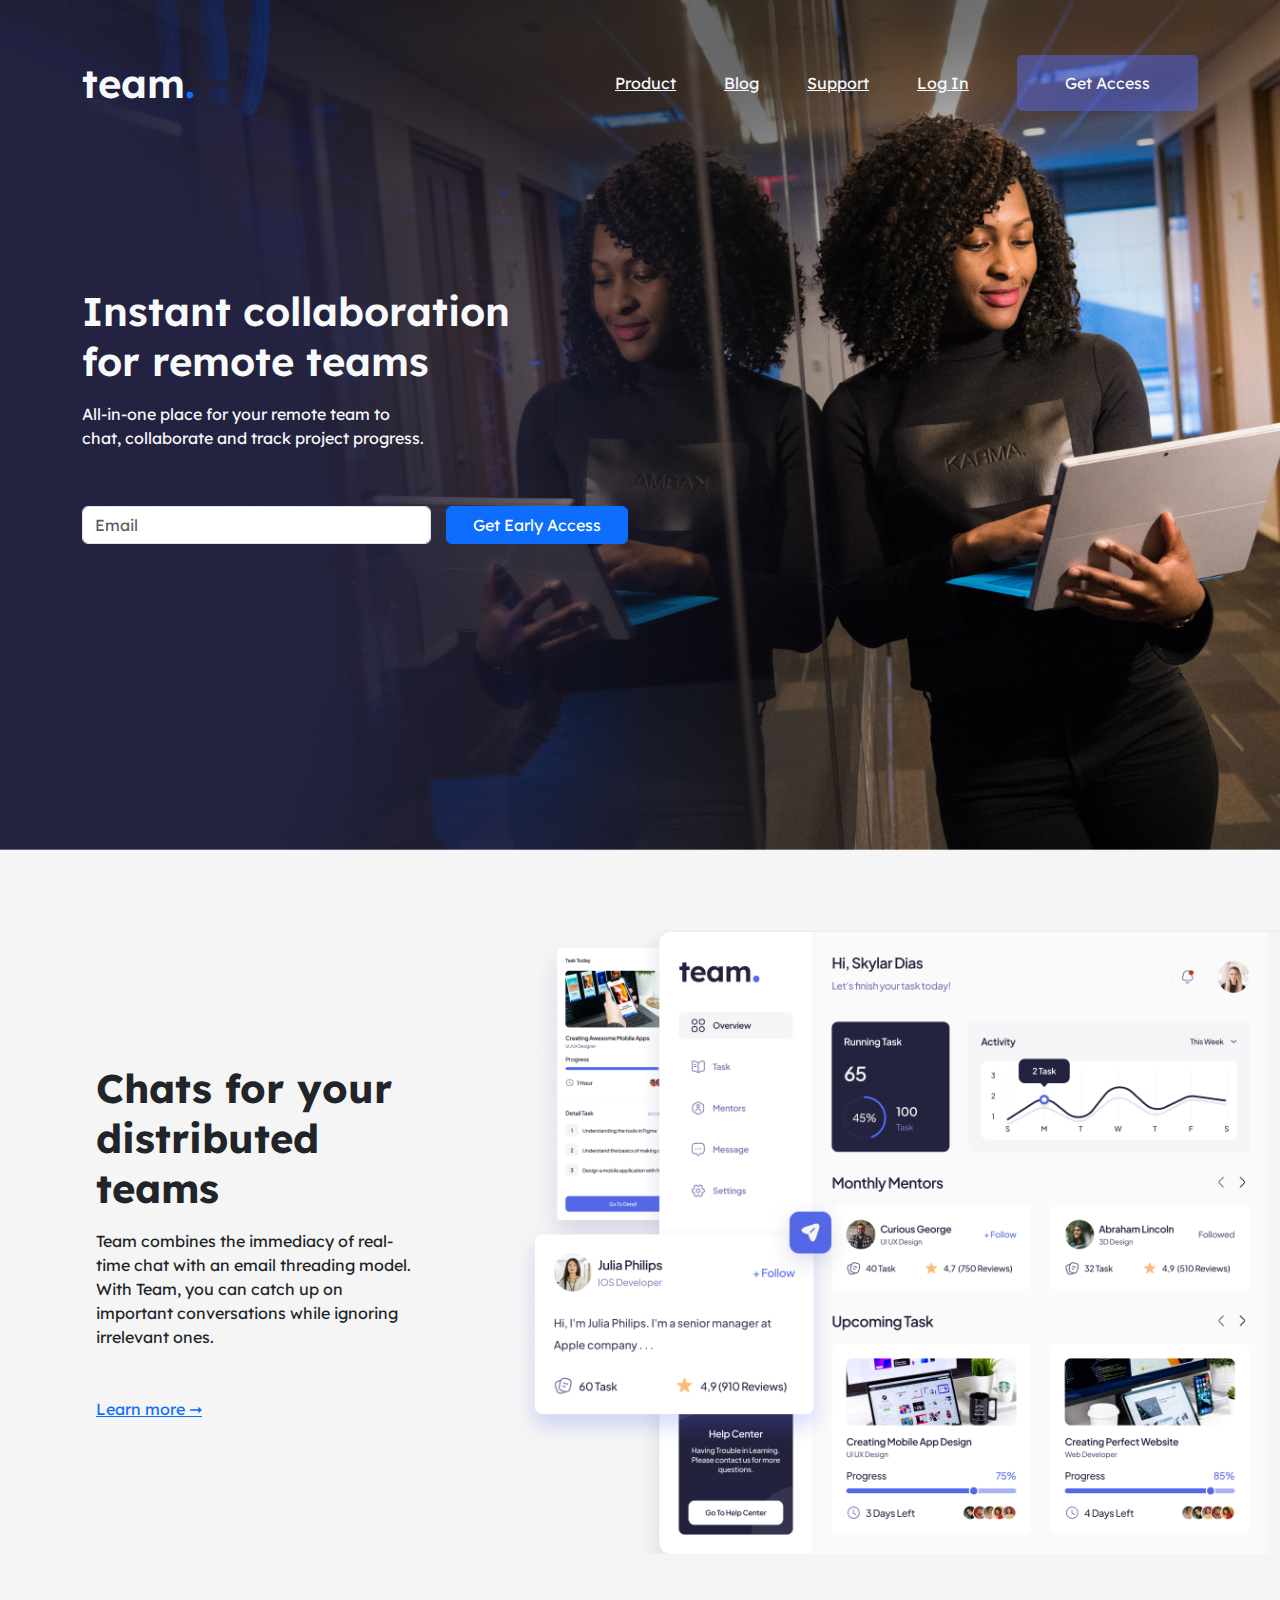
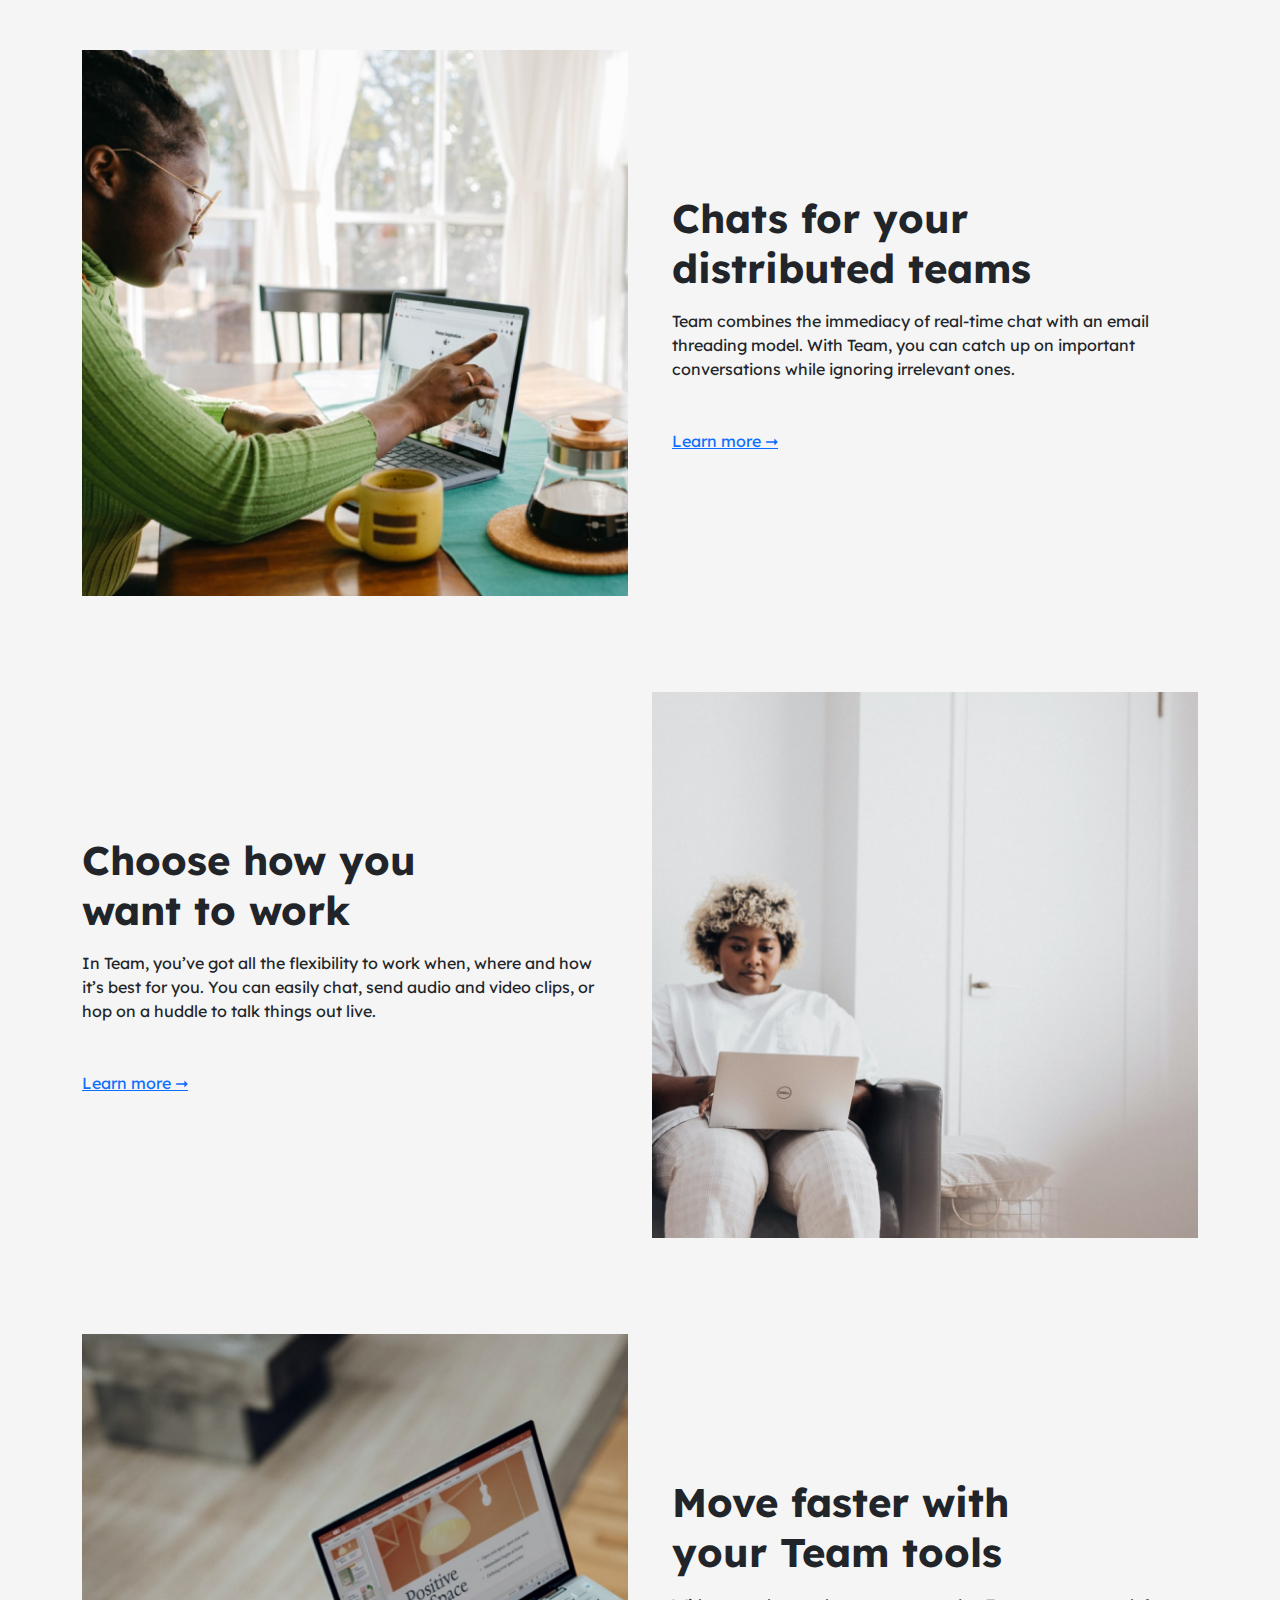
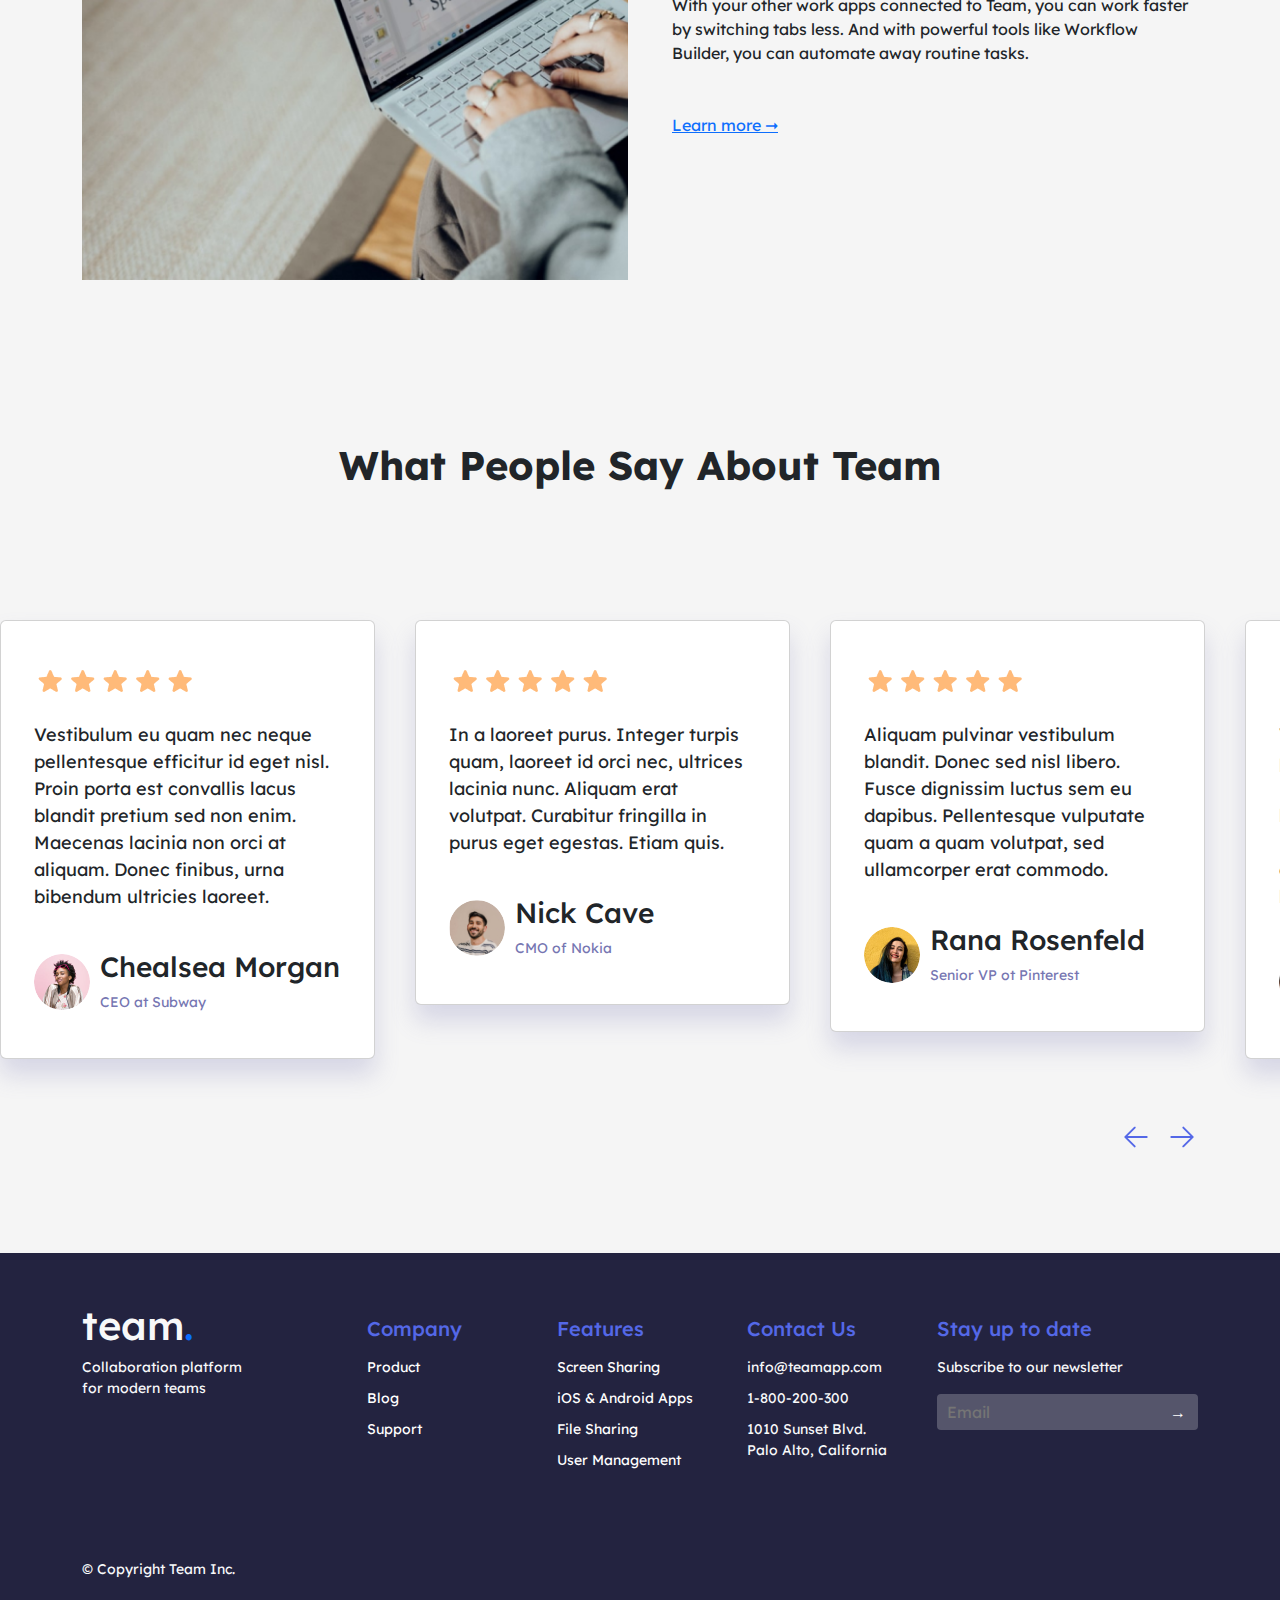
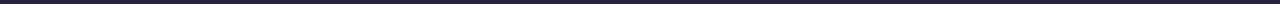
<file: index.html>
<!DOCTYPE html>
<html lang="en">
  <head>
    <meta charset="UTF-8" />
    <meta name="viewport" content="width=device-width, initial-scale=1.0" />
    <title>team</title>
    <link rel="stylesheet" href="assets/bootstrap/css/bootstrap.min.css" />
    <link rel="stylesheet" href="style/style.css" />
    <link rel="stylesheet" href="style/responsive.css" />
    <link rel="preconnect" href="https://fonts.googleapis.com" />
    <link rel="preconnect" href="https://fonts.gstatic.com" crossorigin />
    <link
      href="https://fonts.googleapis.com/css2?family=Lexend+Deca:wght@100..900&family=Poppins:ital,wght@0,100;0,200;0,300;0,400;0,500;0,600;0,700;0,800;0,900;1,100;1,200;1,300;1,400;1,500;1,600;1,700;1,800;1,900&display=swap"
      rel="stylesheet"
    />
  </head>
  <body>
    <!-- header section -->
    <header class="">
      <div class="container">
        <nav class="navbar navbar-expand-lg pt-5">
          <h1 class="navbar-brand mb-0 text-light fs-1 fw-semibold lh-base">
            team<span class="text-primary">.</span>
          </h1>
          <button
            class="navbar-toggler"
            type="button"
            data-bs-toggle="offcanvas"
            data-bs-target="#offcanvasRight"
            aria-controls="offcanvasRight"
            aria-label="Toggle navigation"
          >
            <span class="navbar-toggler-icon"></span>
          </button>

          <div
            class="offcanvas offcanvas-end custom-offcanvas"
            tabindex="-1"
            id="offcanvasRight"
            aria-labelledby="offcanvasRightLabel"
          >
            <div class="offcanvas-header">
              <h5 class="offcanvas-title text-light" id="offcanvasRightLabel">Menu</h5>
              <button
                type="button"
                class="btn-close"
                data-bs-dismiss="offcanvas"
                aria-label="Close"
              ></button>
            </div>
            <div class="offcanvas-body">
              <div class="navbar-nav ms-auto gap-5">
                <a class="text-light link-underline-light my-3" href="#"
                  >Product</a
                >
                <a class="text-light link-underline-light my-3" href="#"
                  >Blog</a
                >
                <a class="text-light link-underline-light my-3" href="#"
                  >Support</a
                >
                <a class="text-light link-underline-light my-3" href="#"
                  >Log In</a
                >
                <a class="nav-link text-light px-5 py-3 getAcc" href="#"
                  >Get Access</a
                >
              </div>
            </div>
          </div>
        </nav>

        <div class="hero_content">
          <div class="row justify-content-left">
            <div class="col-md-6">
              <h1 class="text-light fs-1 fw-semibold lh-sm">
                Instant collaboration <br />for remote teams
              </h1>
              <p class="text-light">
                All-in-one place for your remote team to <br />chat, collaborate
                and track project progress.
              </p>

              <div class="input-group input-margin">
                <input
                  type="email"
                  class="form-control col-8 rounded"
                  placeholder="Email"
                />
                <button class="btn btn-primary col-4 rounded" type="button">
                  Get Early Access
                </button>
              </div>
            </div>
          </div>
        </div>
      </div>
    </header>

    <!-- mockup section -->
    <section class="mockup_section">
      <div class="text_section">
        <h1 class="fw-bold fs-1 mb-3 lh-sm">
          Chats for your <br />
          distributed teams
        </h1>
        <p class="mb-5">
          Team combines the immediacy of real-time chat with an email threading
          model. With Team, you can catch up on important conversations while
          ignoring irrelevant ones.
        </p>
        <a href="#" class="text-primary">Learn more ➞</a>
      </div>
      <div class="image_section">
        <img
          id="responsive-image"
          src="img/mockup.png"
          class="full-height"
          alt="App Mockup"
        />
      </div>
    </section>

    <!-- info section -->
    <section class="container info_section">
      <div class="row align-items-center">
        <div class="col-md-6">
          <img
            id=""
            src="img/firstInfo.png"
            class="img-fluid"
            alt="App Mockup"
          />
        </div>
        <div class="col-md-6 first_info_text">
          <h1 class="fw-bold fs-1 mb-3 lh-sm">
            Chats for your <br />
            distributed teams
          </h1>
          <p class="mb-5">
            Team combines the immediacy of real-time chat with an email
            threading model. With Team, you can catch up on important
            conversations while ignoring irrelevant ones.
          </p>
          <a href="#" class="text-primary">Learn more ➞</a>
        </div>
      </div>
    </section>

    <section class="container info_section">
      <div class="row align-items-center">
        <div class="col-md-6 order-md-1 order-2 scnd_info_text">
          <h1 class="fw-bold fs-1 mb-3 lh-sm">
            Choose how you <br />
            want to work
          </h1>
          <p class="mb-5">
            In Team, you’ve got all the flexibility to work when, where and how
            it’s best for you. You can easily chat, send audio and video clips,
            or hop on a huddle to talk things out live.
          </p>
          <a href="#" class="text-primary">Learn more ➞</a>
        </div>
        <div class="col-md-6 text-end order-md-2 order-1">
          <img
            id=""
            src="img/secondInfo.png"
            class="img-fluid"
            alt="App Mockup"
          />
        </div>
      </div>
    </section>

    <section class="container info_section">
      <div class="row align-items-center">
        <div class="col-md-6">
          <img
            id=""
            src="img/thirdInfo.png"
            class="img-fluid"
            alt="App Mockup"
          />
        </div>
        <div class="col-md-6 third_info_text">
          <h1 class="fw-bold fs-1 mb-3 lh-sm">
            Move faster with <br />
            your Team tools
          </h1>
          <p class="mb-5">
            With your other work apps connected to Team, you can work faster by
            switching tabs less. And with powerful tools like Workflow Builder,
            you can automate away routine tasks.
          </p>
          <a href="#" class="text-primary">Learn more ➞</a>
        </div>
      </div>
    </section>
    <!-- end of info section -->

    <!-- rating section -->
    <section class="info_section">
      <div class="rating_section">
        <h1 class="fw-bold fs-1 mb-3 lh-sm text-center">
          What People Say About Team
        </h1>
      </div>

      <div class="slider-container">
        <div class="slider">
          <div class="card">
            <div class="rating">
              <img class="img-fluid" src="img/rating.png" alt="" />
            </div>
            <p>
              Vestibulum eu quam nec neque pellentesque efficitur id eget nisl.
              Proin porta est convallis lacus blandit pretium sed non enim.
              Maecenas lacinia non orci at aliquam. Donec finibus, urna bibendum
              ultricies laoreet.
            </p>
            <div class="user-info">
              <img src="img/avatar1.png" alt="user" />
              <div class="user-text">
                <h3>Chealsea Morgan</h3>
                <p>CEO at Subway</p>
              </div>
            </div>
          </div>

          <div class="card">
            <div class="rating">
              <img class="img-fluid" src="img/rating.png" alt="" />
            </div>
            <p>
              In a laoreet purus. Integer turpis quam, laoreet id orci nec,
              ultrices lacinia nunc. Aliquam erat volutpat. Curabitur fringilla
              in purus eget egestas. Etiam quis.
            </p>
            <div class="user-info">
              <img src="img/avatar4.png" alt="user" />
              <div class="user-text">
                <h3>Nick Cave</h3>
                <p>CMO of Nokia</p>
              </div>
            </div>
          </div>

          <div class="card">
            <div class="rating">
              <img class="img-fluid" src="img/rating.png" alt="" />
            </div>
            <p>
              Aliquam pulvinar vestibulum blandit. Donec sed nisl libero. Fusce
              dignissim luctus sem eu dapibus. Pellentesque vulputate quam a
              quam volutpat, sed ullamcorper erat commodo.
            </p>
            <div class="user-info">
              <img src="img/avatar3.png" alt="user" />
              <div class="user-text">
                <h3>Rana Rosenfeld</h3>
                <p>Senior VP ot Pinterest</p>
              </div>
            </div>
          </div>

          <div class="card">
            <div class="rating">
              <img class="img-fluid" src="img/rating.png" alt="" />
            </div>
            <p>
              Vestibulum eu quam nec neque pellentesque efficitur id eget nisl.
              Proin porta est convallis lacus blandit pretium sed non enim.
              Maecenas lacinia non orci at aliquam. Donec finibus, urna bibendum
              ultricies laoreet.
            </p>
            <div class="user-info">
              <img src="img/avatar2.png" alt="user" />
              <div class="user-text">
                <h3>Ronald Richard</h3>
                <p>CEO of McDonals</p>
              </div>
            </div>
          </div>

          <div class="card">
            <div class="rating">
              <img class="img-fluid" src="img/rating.png" alt="" />
            </div>
            <p>
              Vestibulum eu quam nec neque pellentesque efficitur id eget nisl.
              Proin porta est convallis lacus blandit pretium sed non enim.
            </p>
            <div class="user-info">
              <img src="img/avatar1.png" alt="user" />
              <div class="user-text">
                <h3>Chealsea Morgan</h3>
                <p>CEO at Subway</p>
              </div>
            </div>
          </div>

          <div class="card">
            <div class="rating">
              <img class="img-fluid" src="img/rating.png" alt="" />
            </div>
            <p>
              Vestibulum eu quam nec neque pellentesque efficitur id eget nisl.
              Proin porta est convallis lacus blandit pretium sed non enim.
              Maecenas lacinia non orci at aliquam.
            </p>
            <div class="user-info">
              <img src="img/avatar2.png" alt="user" />
              <div class="user-text">
                <h3>Ronald Richard</h3>
                <p>CEO of McDonals</p>
              </div>
            </div>
          </div>
        </div>
      </div>
      <div class="container text-end">
        <a class="prev" href="javascript:void(0)" role="button" aria-label="Previous">
          <img class="img-fluid" src="img/left.png" alt="Previous">
        </a>

        <a class="next" href="javascript:void(0)" role="button" aria-label="Next">
          <img class="img-fluid" src="img/right.png" alt="Next">
        </a>
      </div>
    </section>

    <!-- footer section -->
    <footer class="footer text-light pt-5">
      <div class="container">
        <div class="row">
          <div class="col-md-3 col-12 mb-4">
            <h1 class="text-light">team<span class="text-primary">.</span></h1>
            <p class="small">Collaboration platform <br />for modern teams</p>
          </div>
          <div class="col-md-2 col-12 mb-4 order-2 order-md-1">
            <h5 class="pt-3">Company</h5>
            <ul class="list-unstyled pt-2 small">
              <li><a href="#">Product</a></li>
              <li><a href="#">Blog</a></li>
              <li><a href="#">Support</a></li>
            </ul>
          </div>
          <div class="col-md-2 col-12 mb-4 order-3 order-md-2">
            <h5 class="pt-3">Features</h5>
            <ul class="list-unstyled pt-2 small">
              <li><a href="#">Screen Sharing</a></li>
              <li><a href="#">iOS & Android Apps</a></li>
              <li><a href="#">File Sharing</a></li>
              <li><a href="#">User Management</a></li>
            </ul>
          </div>
          <div class="col-md-2 col-12 mb-4 order-4 order-md-3">
            <h5 class="pt-3">Contact Us</h5>
            <ul class="list-unstyled pt-2 small">
              <li class="text-light">info@teamapp.com</li>
              <li class="text-light">1-800-200-300</li>
              <li class="text-light">
                1010 Sunset Blvd. <br />Palo Alto, California
              </li>
            </ul>
          </div>
          <div class="col-md-3 col-12 mb-4 order-1 order-md-4">
            <h5 class="pt-3">Stay up to date</h5>
            <p class="pt-2 small">Subscribe to our newsletter</p>
            <form action="#">
              <div class="email-group">
                <input type="email" class="input-custom" placeholder="Email" />
                <button type="submit" class="btn btn-custom">→</button>
              </div>
            </form>
          </div>
        </div>
        <div class="mt-5 pb-4">
          <p class="small mb-0">&copy; Copyright Team Inc.</p>
        </div>
      </div>
    </footer>

    <script src="assets/jquery-3.7.1.min.js"></script>
    <script src="assets/bootstrap/js/bootstrap.bundle.min.js"></script>
    <script src="script/main.js"></script>
  </body>
</html>
</file>
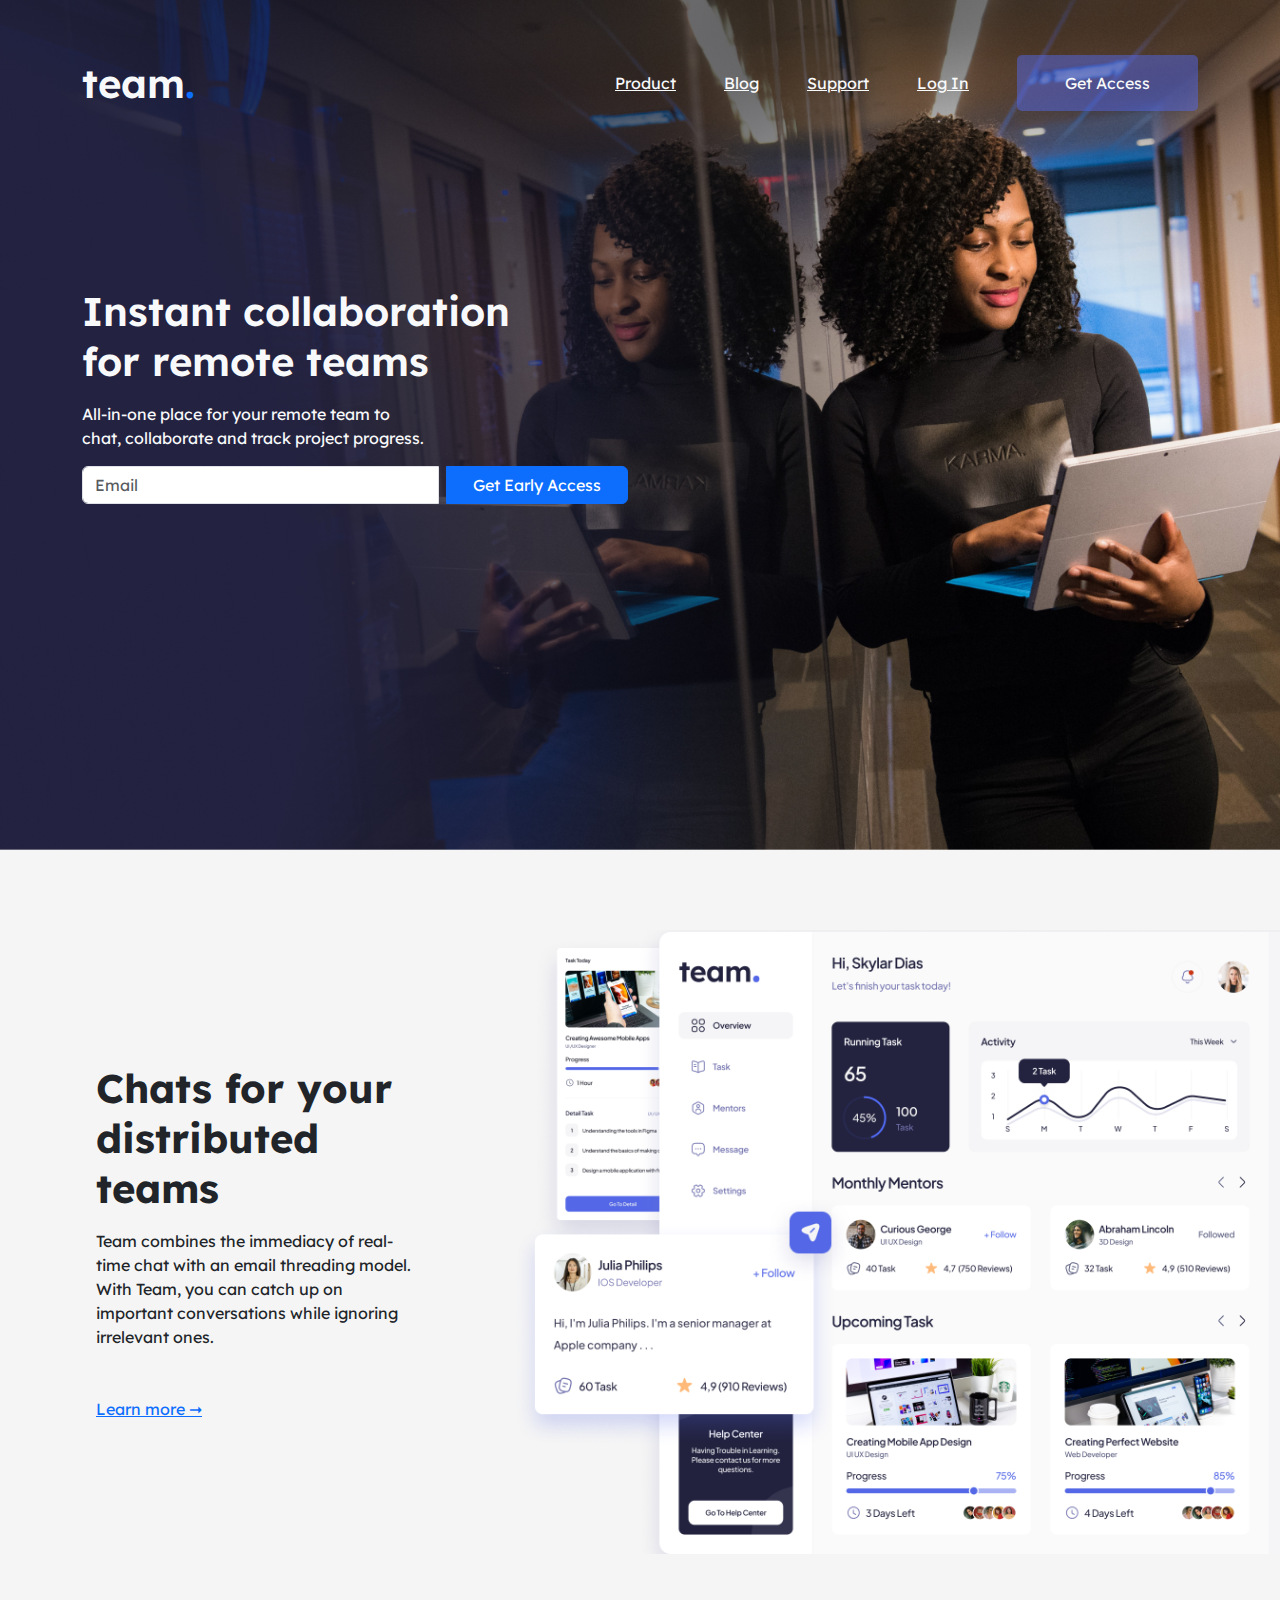
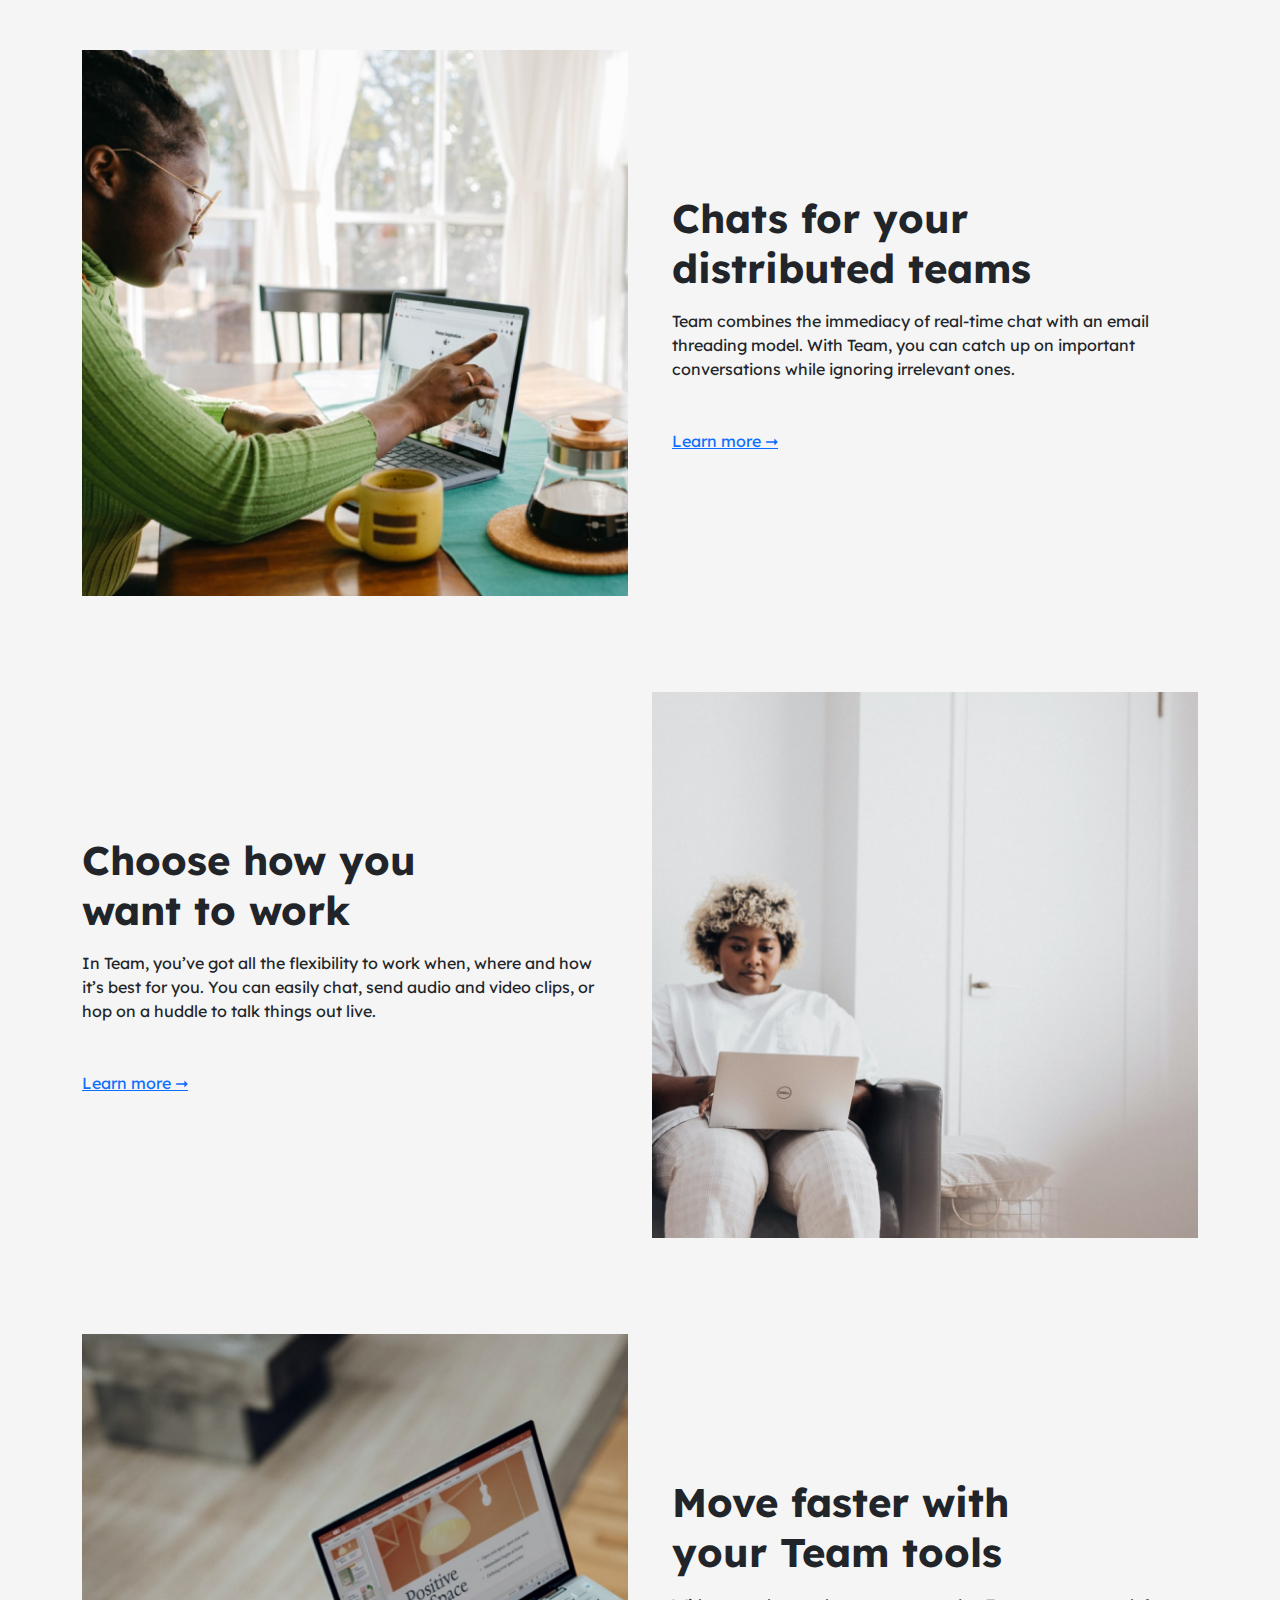
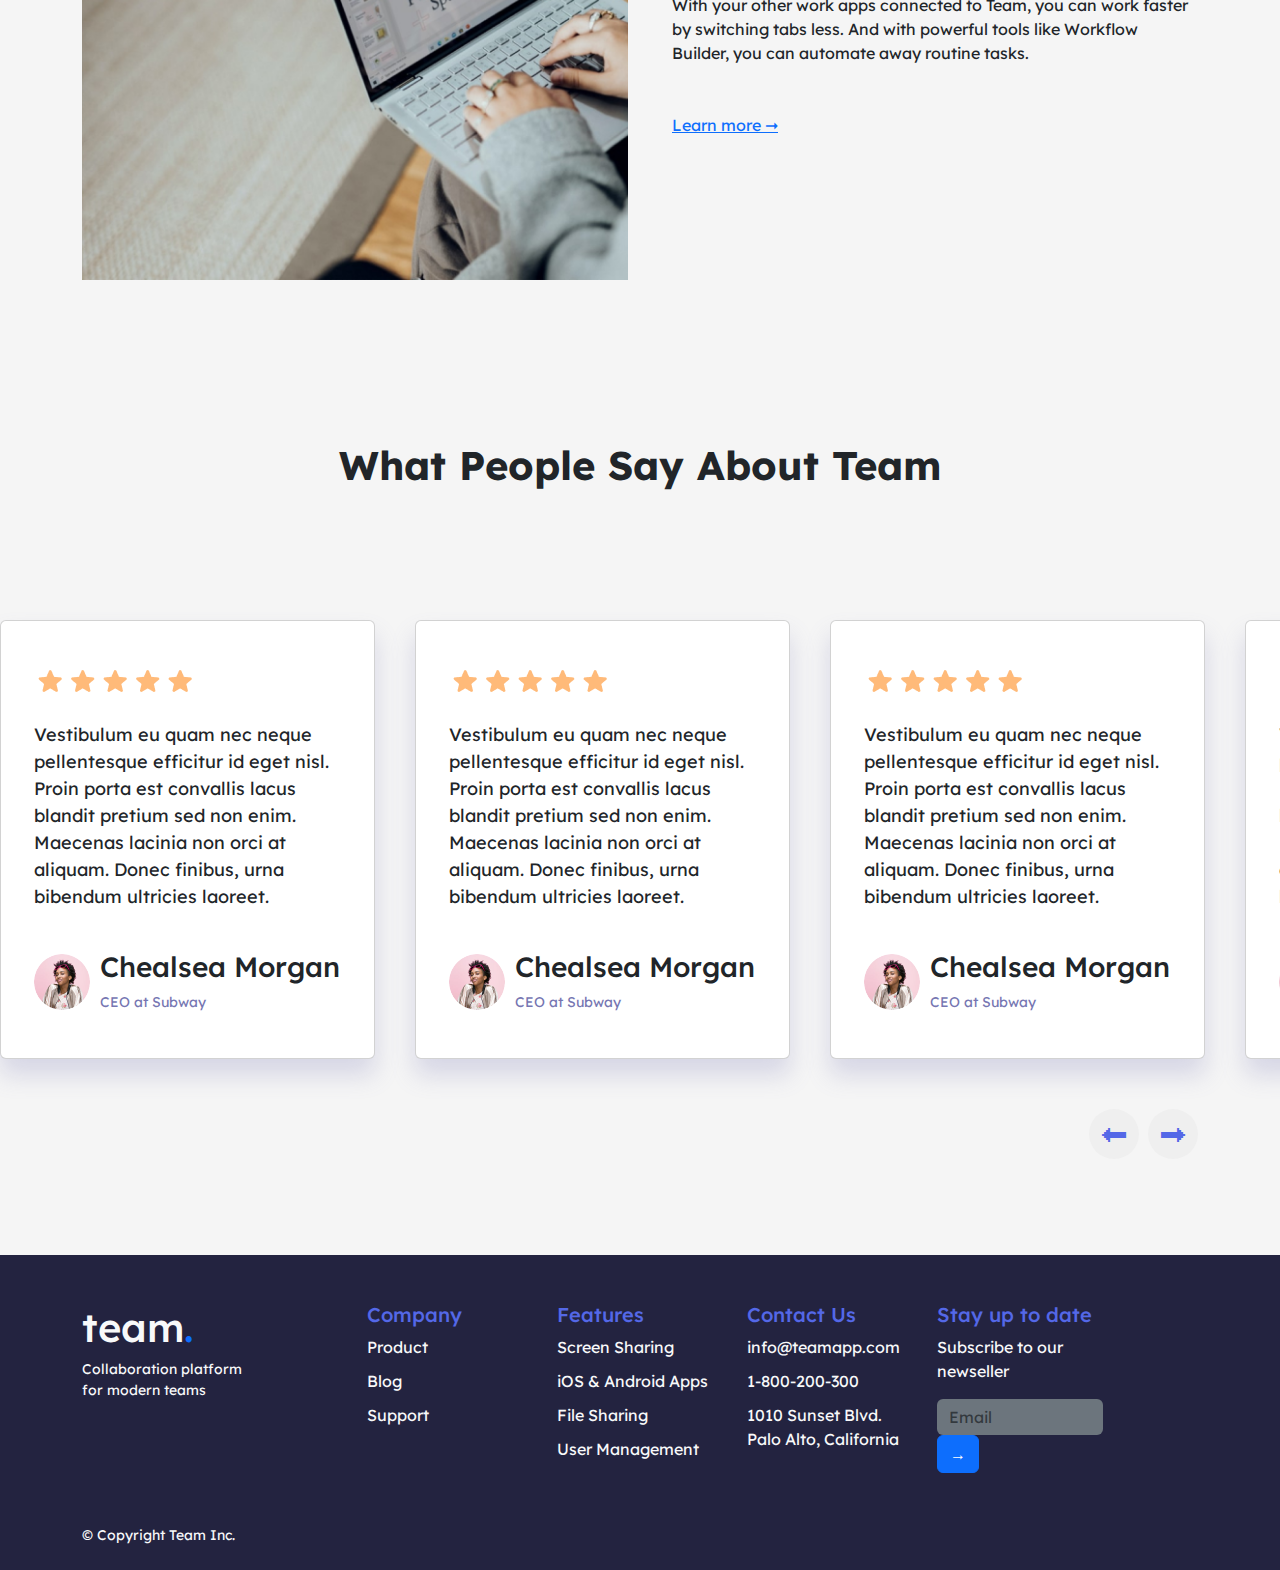
<file: homePage.html>
<!DOCTYPE html>
<html lang="en">
  <head>
    <meta charset="UTF-8" />
    <meta name="viewport" content="width=device-width, initial-scale=1.0" />
    <title>team</title>
    <link rel="stylesheet" href="/assets/bootstrap/css/bootstrap.min.css" />
    <link rel="stylesheet" href="/style/style.css" />
    <link rel="stylesheet" href="/style/responsive.css" />
    <link rel="preconnect" href="https://fonts.googleapis.com" />
    <link rel="preconnect" href="https://fonts.gstatic.com" crossorigin />
    <link
      href="https://fonts.googleapis.com/css2?family=Lexend+Deca:wght@100..900&family=Poppins:ital,wght@0,100;0,200;0,300;0,400;0,500;0,600;0,700;0,800;0,900;1,100;1,200;1,300;1,400;1,500;1,600;1,700;1,800;1,900&display=swap"
      rel="stylesheet"
    />
  </head>
  <body>
    <header class="">
      <div class="container">
        <nav class="navbar navbar-expand-lg pt-5">
          <h1 class="navbar-brand mb-0 text-light fs-1 fw-semibold lh-base">
            team<span class="text-primary">.</span>
          </h1>
          <button
            class="navbar-toggler"
            type="button"
            data-bs-toggle="collapse"
            data-bs-target="#navbarNavAltMarkup"
            aria-controls="navbarNavAltMarkup"
            aria-expanded="false"
            aria-label="Toggle navigation"
          >
            <span class="navbar-toggler-icon"></span>
          </button>
          <div class="collapse navbar-collapse" id="navbarNavAltMarkup">
            <div class="navbar-nav ms-auto gap-5">
              <a class="text-light link-underline-light my-3" href="#"
                >Product</a
              >
              <a class="text-light link-underline-light my-3" href="#">Blog</a>
              <a class="text-light link-underline-light my-3" href="#"
                >Support</a
              >
              <a class="text-light link-underline-light my-3" href="#"
                >Log In</a
              >
              <a class="nav-link text-light px-5 py-3 getAcc" href="#"
                >Get Access</a
              >
            </div>
          </div>
        </nav>

        <div class="hero_content">
          <div class="row justify-content-left">
            <div class="col-md-6">
              <h1 class="text-light fs-1 fw-semibold lh-sm">
                Instant collaboration <br />for remote teams
              </h1>
              <p class="text-light">
                All-in-one place for your remote team to <br />chat, collaborate
                and track project progress.
              </p>

              <div class="input-group">
                <input
                  type="email"
                  class="form-control me-2 col-8"
                  placeholder="Email"
                />
                <button class="btn btn-primary col-4" type="button">
                  Get Early Access
                </button>
              </div>
            </div>
          </div>
        </div>
      </div>
    </header>

    <section class="mockup_section">
      <div class="text_section">
        <h1 class="fw-bold fs-1 mb-3 lh-sm">
          Chats for your <br />
          distributed teams
        </h1>
        <p class="mb-5">
          Team combines the immediacy of real-time chat with an email threading
          model. With Team, you can catch up on important conversations while
          ignoring irrelevant ones.
        </p>
        <a href="#" class="text-primary">Learn more ➞</a>
      </div>
      <div class="image_section">
        <img
          id="responsive-image"
          src="/img/mockup.png"
          class="full-height"
          alt="App Mockup"
        />
      </div>
    </section>

    <section class="container info_section">
      <div class="row align-items-center">
        <div class="col-md-6">
          <img
            id=""
            src="/img/firstInfo.png"
            class="img-fluid"
            alt="App Mockup"
          />
        </div>
        <div class="col-md-6 first_info_text">
          <h1 class="fw-bold fs-1 mb-3 lh-sm">
            Chats for your <br />
            distributed teams
          </h1>
          <p class="mb-5">
            Team combines the immediacy of real-time chat with an email
            threading model. With Team, you can catch up on important
            conversations while ignoring irrelevant ones.
          </p>
          <a href="#" class="text-primary">Learn more ➞</a>
        </div>
      </div>
    </section>

    <section class="container info_section">
      <div class="row align-items-center">
        <div class="col-md-6 order-md-1 order-2 scnd_info_text">
          <h1 class="fw-bold fs-1 mb-3 lh-sm">
            Choose how you <br />
            want to work
          </h1>
          <p class="mb-5">
            In Team, you’ve got all the flexibility to work when, where and how
            it’s best for you. You can easily chat, send audio and video clips,
            or hop on a huddle to talk things out live.
          </p>
          <a href="#" class="text-primary">Learn more ➞</a>
        </div>
        <div class="col-md-6 text-end order-md-2 order-1">
          <img
            id=""
            src="/img/secondInfo.png"
            class="img-fluid"
            alt="App Mockup"
          />
        </div>
      </div>
    </section>

    <section class="container info_section">
      <div class="row align-items-center">
        <div class="col-md-6">
          <img
            id=""
            src="/img/thirdInfo.png"
            class="img-fluid"
            alt="App Mockup"
          />
        </div>
        <div class="col-md-6 third_info_text">
          <h1 class="fw-bold fs-1 mb-3 lh-sm">
            Move faster with <br />
            your Team tools
          </h1>
          <p class="mb-5">
            With your other work apps connected to Team, you can work faster by
            switching tabs less. And with powerful tools like Workflow Builder,
            you can automate away routine tasks.
          </p>
          <a href="#" class="text-primary">Learn more ➞</a>
        </div>
      </div>
    </section>

    <section class="info_section">
      <div class="rating_section">
        <h1 class="fw-bold fs-1 mb-3 lh-sm text-center">
          What People Say About Team
        </h1>
      </div>

      <div class="slider-container">
        <div class="slider">
          <div class="card">
            <div class="rating">
              <img class="img-fluid" src="/img/rating.png" alt="" />
            </div>
            <p>
              Vestibulum eu quam nec neque pellentesque efficitur id eget nisl.
              Proin porta est convallis lacus blandit pretium sed non enim.
              Maecenas lacinia non orci at aliquam. Donec finibus, urna bibendum
              ultricies laoreet.
            </p>
            <div class="user-info">
              <img src="/img/Avatar.png" alt="user" />
              <div class="user-text">
                <h3>Chealsea Morgan</h3>
                <p>CEO at Subway</p>
              </div>
            </div>
          </div>

          <div class="card">
            <div class="rating">
              <img class="img-fluid" src="/img/rating.png" alt="" />
            </div>
            <p>
              Vestibulum eu quam nec neque pellentesque efficitur id eget nisl.
              Proin porta est convallis lacus blandit pretium sed non enim.
              Maecenas lacinia non orci at aliquam. Donec finibus, urna bibendum
              ultricies laoreet.
            </p>
            <div class="user-info">
              <img src="/img/Avatar.png" alt="user" />
              <div class="user-text">
                <h3>Chealsea Morgan</h3>
                <p>CEO at Subway</p>
              </div>
            </div>
          </div>

          <div class="card">
            <div class="rating">
              <img class="img-fluid" src="/img/rating.png" alt="" />
            </div>
            <p>
              Vestibulum eu quam nec neque pellentesque efficitur id eget nisl.
              Proin porta est convallis lacus blandit pretium sed non enim.
              Maecenas lacinia non orci at aliquam. Donec finibus, urna bibendum
              ultricies laoreet.
            </p>
            <div class="user-info">
              <img src="/img/Avatar.png" alt="user" />
              <div class="user-text">
                <h3>Chealsea Morgan</h3>
                <p>CEO at Subway</p>
              </div>
            </div>
          </div>

          <div class="card">
            <div class="rating">
              <img class="img-fluid" src="/img/rating.png" alt="" />
            </div>
            <p>
              Vestibulum eu quam nec neque pellentesque efficitur id eget nisl.
              Proin porta est convallis lacus blandit pretium sed non enim.
              Maecenas lacinia non orci at aliquam. Donec finibus, urna bibendum
              ultricies laoreet.
            </p>
            <div class="user-info">
              <img src="/img/Avatar.png" alt="user" />
              <div class="user-text">
                <h3>Chealsea Morgan</h3>
                <p>CEO at Subway</p>
              </div>
            </div>
          </div>

          <div class="card">
            <div class="rating">
              <img class="img-fluid" src="/img/rating.png" alt="" />
            </div>
            <p>
              Vestibulum eu quam nec neque pellentesque efficitur id eget nisl.
              Proin porta est convallis lacus blandit pretium sed non enim.
              Maecenas lacinia non orci at aliquam. Donec finibus, urna bibendum
              ultricies laoreet.
            </p>
            <div class="user-info">
              <img src="/img/Avatar.png" alt="user" />
              <div class="user-text">
                <h3>Chealsea Morgan</h3>
                <p>CEO at Subway</p>
              </div>
            </div>
          </div>

          <div class="card">
            <div class="rating">
              <img class="img-fluid" src="/img/rating.png" alt="" />
            </div>
            <p>
              Vestibulum eu quam nec neque pellentesque efficitur id eget nisl.
              Proin porta est convallis lacus blandit pretium sed non enim.
              Maecenas lacinia non orci at aliquam. Donec finibus, urna bibendum
              ultricies laoreet.
            </p>
            <div class="user-info">
              <img src="/img/Avatar.png" alt="user" />
              <div class="user-text">
                <h3>Chealsea Morgan</h3>
                <p>CEO at Subway</p>
              </div>
            </div>
          </div>
        </div>
      </div>
      <div class="container text-end">
        <button type="button" class="prev">🠨</button>
        <button type="button" class="next">🠪</button>
      </div>
    </section>

    <footer class="footer text-light pt-5">
      <div class="container">
        <div class="row">
          <div class="col-md-3">
            <h1 class="text-light">team<span class="text-primary">.</span></h1>
            <p class="small">Collaboration platform <br />for modern teams</p>
          </div>
          <div class="col-md-2">
            <h5>Company</h5>
            <ul class="list-unstyled">
              <li>
                <a href="#" class="text-light text-decoration-none">Product</a>
              </li>
              <li>
                <a href="#" class="text-light text-decoration-none">Blog</a>
              </li>
              <li>
                <a href="#" class="text-light text-decoration-none">Support</a>
              </li>
            </ul>
          </div>
          <div class="col-md-2">
            <h5>Features</h5>
            <ul class="list-unstyled">
              <li>
                <a href="#" class="text-light text-decoration-none"
                  >Screen Sharing</a
                >
              </li>
              <li>
                <a href="#" class="text-light text-decoration-none"
                  >iOS & Android Apps</a
                >
              </li>
              <li>
                <a href="#" class="text-light text-decoration-none"
                  >File Sharing</a
                >
              </li>
              <li>
                <a href="#" class="text-light text-decoration-none"
                  >User Management</a
                >
              </li>
            </ul>
          </div>
          <div class="col-md-2">
            <h5>Contact Us</h5>
            <ul class="list-unstyled">
              <li class="text-light">info@teamapp.com</li>
              <li class="text-light">1-800-200-300</li>
              <li class="text-light">
                1010 Sunset Blvd. <br />Palo Alto, California
              </li>
            </ul>
          </div>
          <div class="col-md-2">
            <h5>Stay up to date</h5>
            <p>Subscribe to our newseller</p>
            <form action="#">
              <div class="input-footer">
                <input
                  type="email"
                  class="form-control bg-secondary border-0 text-light"
                  placeholder="Email"
                />
                <button type="submit" class="btn btn-primary">→</button>
              </div>
            </form>
          </div>
        </div>
        <div class="mt-5 pb-4">
          <p class="small mb-0">&copy; Copyright Team Inc.</p>
        </div>
      </div>
    </footer>

    <script src="/assets/jquery-3.7.1.min.js"></script>
    <script src="/assets/bootstrap/js/bootstrap.bundle.min.js"></script>
    <script src="/script/main.js"></script>
  </body>
</html>
</file>
<file: style/style.css>
* {
  font-family: "Lexend Deca", sans-serif;
  font-optical-sizing: auto;
}

body {
  background-color: #f5f5f5;
}

header {
  background-image: url("../img/hero-img.jpg");
  background-size: cover;
  background-position: center;
  height: 850px;
}

nav .getAcc {
  background-color: #5468e780;
  border-radius: 5px;
}

.custom-offcanvas {
  background-color: #232340;
}

.navbar-nav a {
  color: white;
  transition: color 0.3s ease, transform 0.3s ease;
}

.navbar-nav a:hover {
  color: #007bff;
  transform: scale(1.05);
}

.navbar-toggler {
  border-color: rgb(255, 255, 255);
}

.navbar-toggler-icon {
  background-image: url("data:image/svg+xml,%3Csvg xmlns='http://www.w3.org/2000/svg' viewBox='0 0 30 30'%3E%3Cpath stroke='rgba(255, 255, 255, 1)' stroke-width='2' stroke-linecap='round' stroke-miterlimit='10' d='M4 7h22M4 15h22M4 23h22'/%3E%3C/svg%3E");
}

.btn-close {
  background-color: white;
}

.getAcc:hover {
  background-color: #5468e7;
}

.hero_content {
  margin-top: 160px;
}

.hero_content p {
  margin-top: 16px;
}

.input-margin {
  margin-top: 56px;
}

.input-margin input {
  margin-right: 1rem;
}

.mockup_section {
  display: grid;
  grid-template-columns: 1fr 1.5fr;
  align-items: center;
  margin-top: 5rem;
  margin-bottom: 5rem;
}

.text_section {
  padding: 6rem;
}

.first_info_text,
.third_info_text {
  padding-left: 2rem;
}

.scnd_info_text {
  padding-right: 2rem;
}

.image_section {
  position: relative;
  width: 100%;
  padding: 0;
  overflow: hidden;
}

.image_section img.full-height {
  width: 100%;
  height: 100%;
  object-fit: cover;
}

.info_section {
  margin-top: 6rem;
  margin-bottom: 6rem;
}

.rating_section {
  padding: 4rem;
}

.slider-container {
  position: relative;
  margin: 0 auto;
  overflow: hidden;
}

.slider {
  display: flex;
  gap: 40px;
  padding: 50px 0;
  scroll-snap-type: x mandatory;
  overflow-x: auto;
  scroll-padding: 15px;
  scrollbar-width: none;
  transition: transform 0.3s ease-in-out;
  scroll-behavior: smooth;
  -ms-overflow-style: none;
  align-items: flex-start;
}

.slider::-webkit-scrollbar {
  display: none;
}

.card {
  flex: 0 0 auto;
  width: 100%;
  max-width: 375px;
  height: auto;
  min-height: auto;
  background: #fff;
  padding: 44px 33px;
  box-shadow: 0px 16px 24px rgba(118, 118, 178, 0.24);
  display: inline-block;
  vertical-align: top;
  scroll-snap-align: start;
}

.rating {
  margin-bottom: 24px;
}

.card p {
  font-weight: 400;
  line-height: 27px;
  font-size: 18px;
  margin-block: 0px;
}

.user-info {
  display: flex;
  align-items: center;
  margin-top: 40px;
}

.user-text h2 {
  margin-block: 0px;
  font-weight: 400;
  font-size: 24px;
  line-height: 30px;
}

.user-text p {
  margin-block: 0px;
  font-weight: 400;
  font-size: 14px;
  line-height: 23px;
  color: #7676b2;
}

.user-info img {
  border-radius: 50%;
  margin-right: 10px;
  width: 56px;
  height: 56px;
}

.prev,
.next {
  border: none;
  font-size: 32px;
  border-radius: 100%;
  color: #5468e7;
  width: 50px;
  margin-left: 5px;
  text-decoration: none;
}

.footer {
  background-color: #232340;
  color: #fff;
}

.footer h5 {
  color: #5468e7;
}

.footer a {
  color: #ffffff;
  text-decoration: none;
  transition: color 0.3s ease;
}

.footer a:hover {
  color: #ffffff91;
}

.email-group {
  display: flex;
  flex-wrap: nowrap;
}

.input-custom {
  flex: 1;
  background-color: #f5f5f53d;
  border-radius: 4px 0 0 4px;
  color: #fff;
  border: none;
  outline: none;
  padding-left: 10px;
}

.btn-custom {
  border-radius: 0 4px 4px 0;
  background-color: #f5f5f53d;
  border: none;
  outline: none;
  color: #fff;
  transition: background-color 0.3s ease;
}

.btn-custom:hover {
  background-color: #f5f5f578;
}

.footer ul.list-unstyled li {
  margin-bottom: 10px;
}

.footer ul.list-unstyled li:last-child {
  margin-bottom: 0;
}
</file>
<file: style/responsive.css>
@media (max-width: 768px) {
  .mockup_section {
    grid-template-columns: 1fr;
    grid-template-rows: auto auto;
  }

  .text_section {
    padding: 4rem;
  }

  .first_info_text,
  .scnd_info_text,
  .third_info_text {
    padding: 4rem;
  }

  .image_section {
    order: -1;
  }

  .card {
    width: 80%;
  }

  .input-custom {
    max-width: 200px;
  }
}

@media (min-width: 768px) and (max-width: 990px) {
  .footer .row {
    display: flex;
    flex-wrap: wrap;
  }

  .footer .col-md-3.order-1 {
    order: -1;
    flex: 100%;
  }

  .footer .col-md-2 {
    flex: 0 0 24.333%;
    max-width: 24.333%;
  }

  .footer .col-md-3 {
    flex: 0 0 26.666%;
    max-width: 26.666%;
  }
}

@media (max-width: 480px) {
  .input-margin input,
  .input-margin button {
    width: 100%;
    margin-bottom: 10px;
  }

  .input-margin button {
    margin-bottom: 0;
  }

  .input-margin input {
    margin-right: 0;
  }
}
</file>
